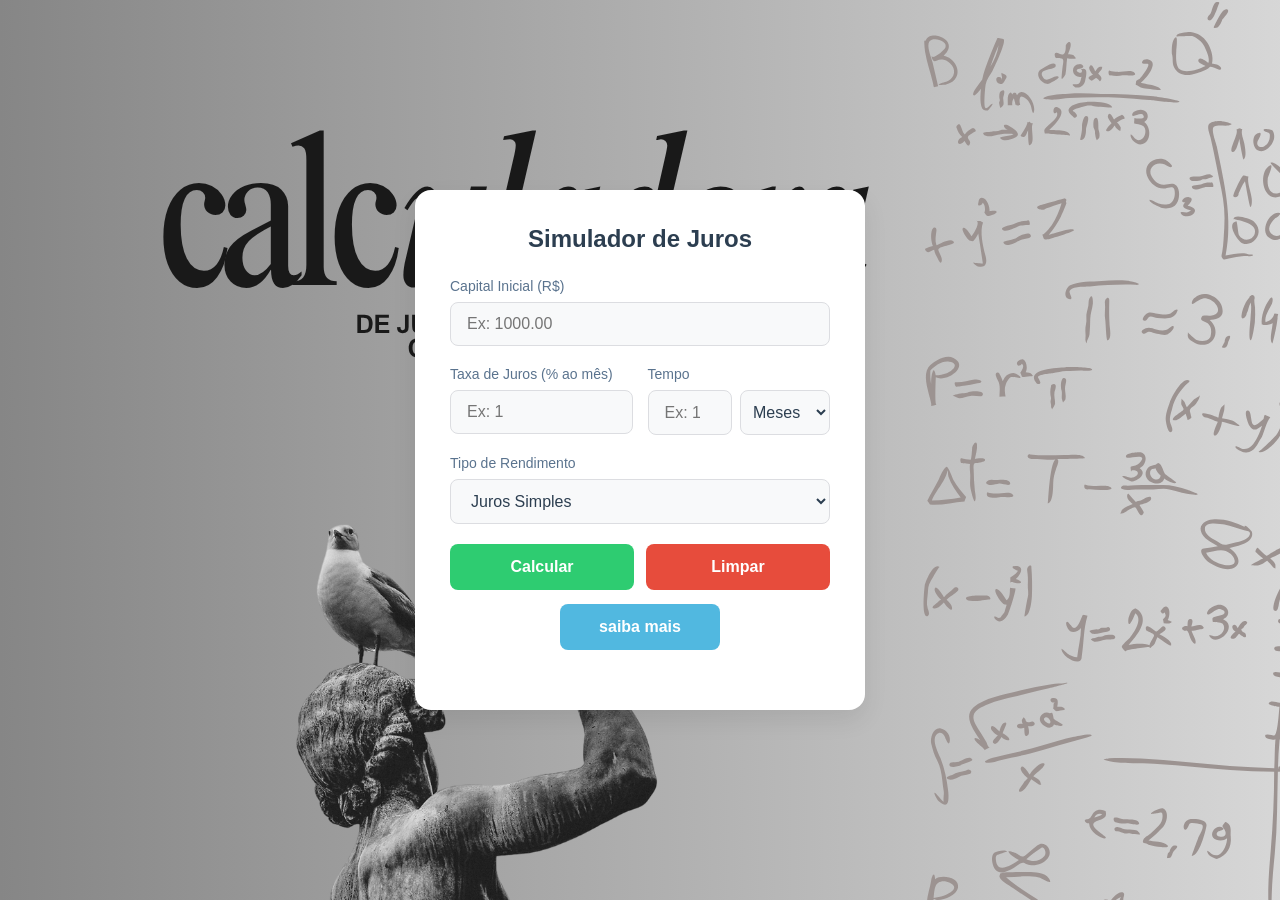
<file: index.html>
<!DOCTYPE html>
<html lang="pt-br">
<head>
    <meta charset="UTF-8">
    <meta name="viewport" content="width=device-width, initial-scale=1.0">
    <title>Calculadora de Juros</title>
    <link rel="stylesheet" href="style.css">
</head>
<body>

    <div class="calculator-container">
        <h2>Simulador de Juros</h2>
        
        <form id="jurosForm">
            <div class="input-group">
                <label for="capital">Capital Inicial (R$)</label>
                <input type="number" id="capital" placeholder="Ex: 1000.00" step="0.01">
            </div>

            <div id="container-aporte" class="input-group animated-field" style="display: none;">
                <label for="aporte">Aporte Mensal (R$)</label>
                <input type="number" id="aporte" placeholder="Ex: 100.00" step="0.01" value="0">
            </div>

            <div class="form-row">
                <div class="input-group">
                    <label for="juros">Taxa de Juros (% ao mês)</label>
                    <input type="number" id="juros" placeholder="Ex: 1" step="0.01">
                </div>

                <!-- CAMPO ATUALIZADO: Tempo + Escolha de Período -->
                <div class="input-group">
                    <label for="tempo">Tempo</label>
                    <div class="periodo-row">
                        <input type="number" id="tempo" placeholder="Ex: 12" step="1">
                        <select id="periodoTempo">
                            <option value="meses">Meses</option>
                            <option value="anos">Anos</option>
                        </select>
                    </div>
                </div>
            </div>

            <div class="input-group">
                <label for="tipo">Tipo de Rendimento</label>
                <select id="tipo">
                    <option value="simples">Juros Simples</option>
                    <option value="composto">Juros Compostos</option>
                </select>
            </div>

            <div class="button-group top-buttons">
                <button type="button" class="btn-calc" onclick="calcular()">Calcular</button>
                <button id="btn-limpar" type="button" class="btn-clear">Limpar</button>
            </div>

            <div class="button-group saiba-group">
                <a href="calc.html" class="btn-saiba-link">
                    <button id="btn-toggle-aporte" type="button" class="btn-saiba">saiba mais</button>
                </a>
            </div>
        </form>

        <div id="resultado" class="result-box"></div>
    </div>

    <script src="script.js"></script>
</body>
</html>
</file>
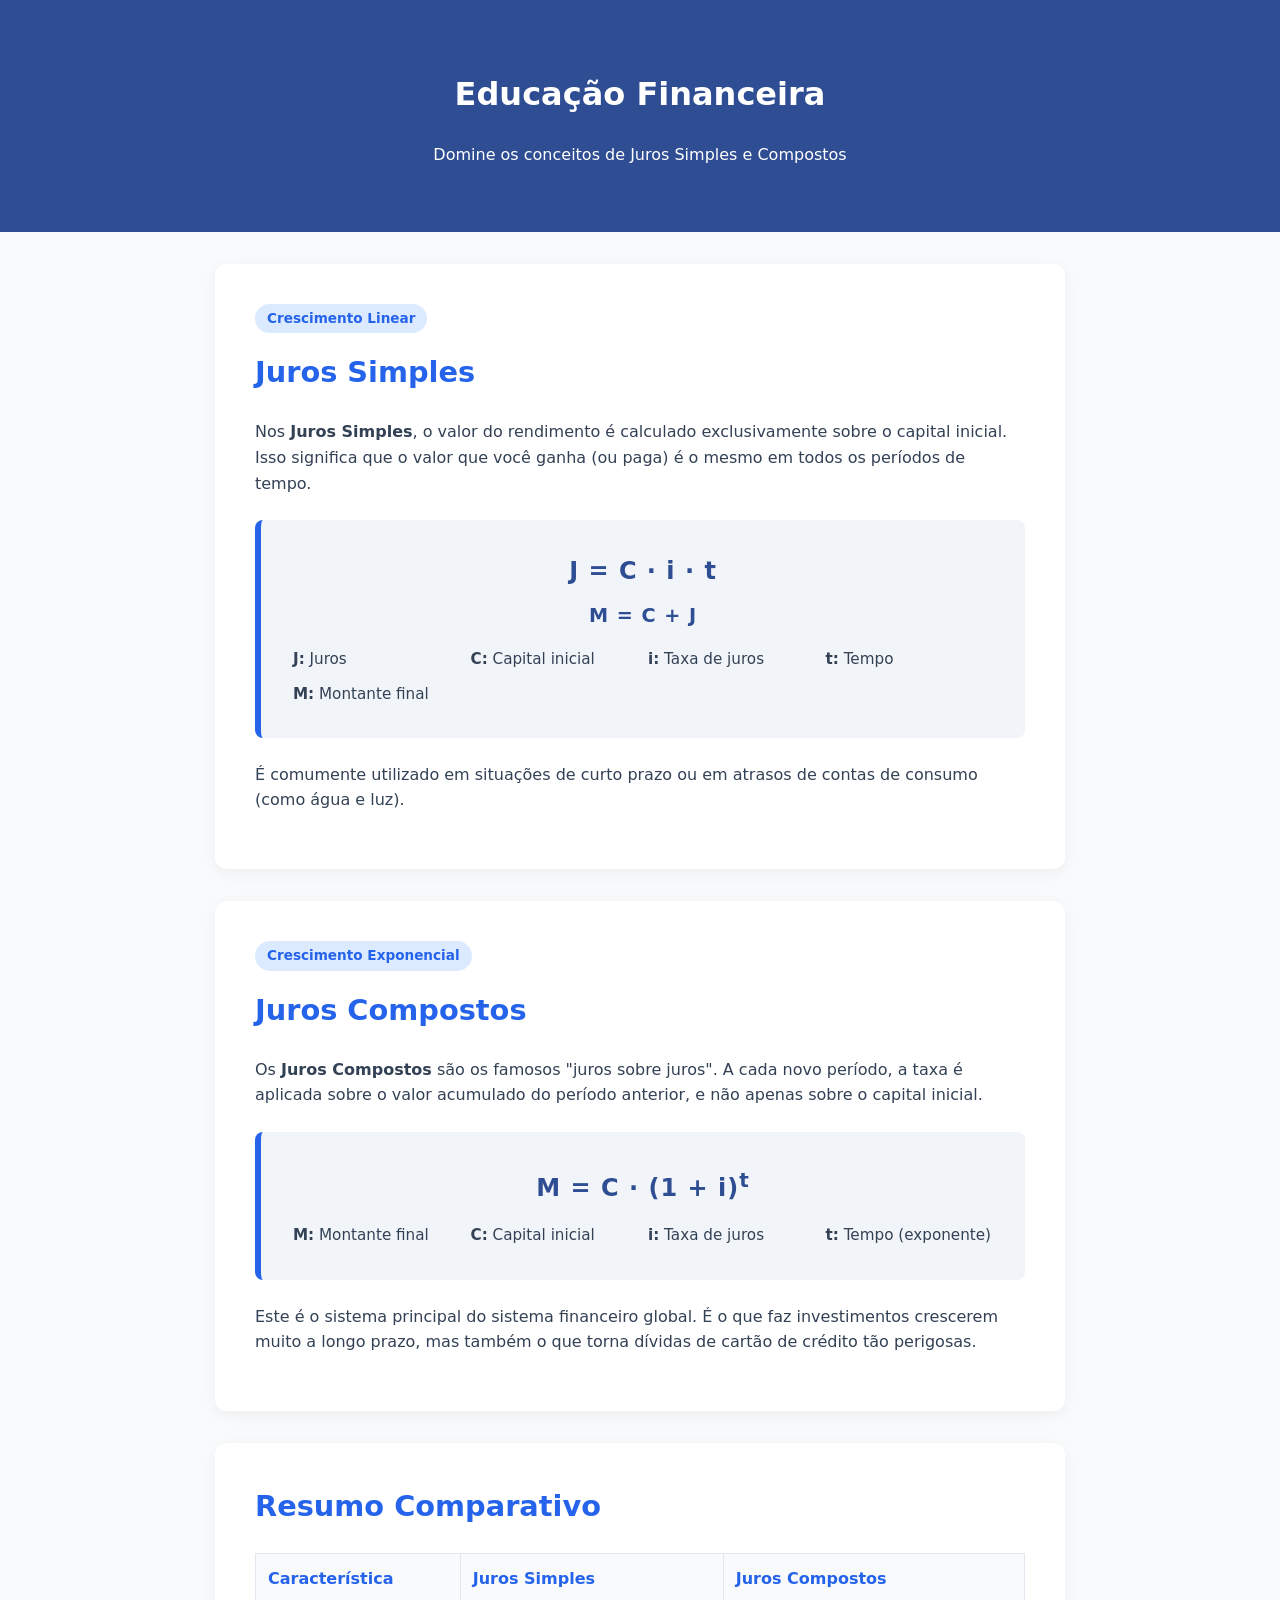
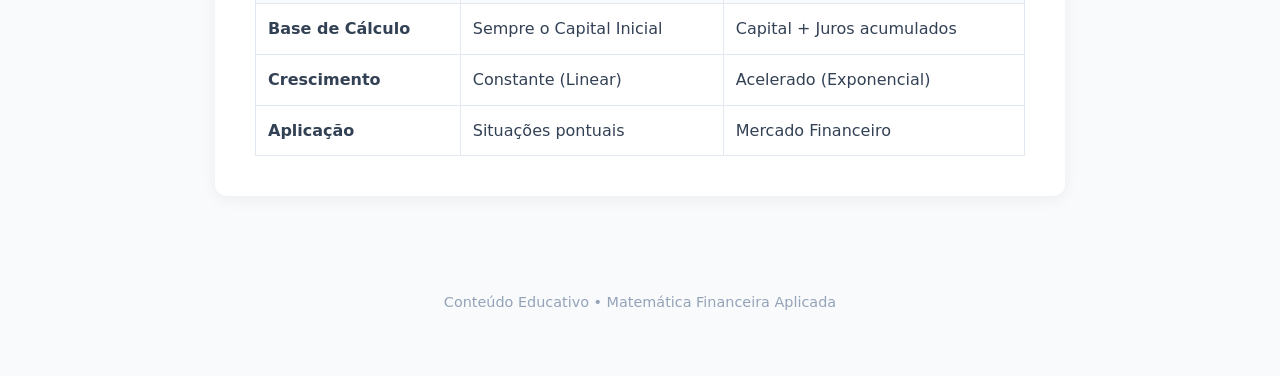
<file: calc.html>
<!DOCTYPE html>
<html lang="pt-br">
<head>
    <meta charset="UTF-8">
    <meta name="viewport" content="width=device-width, initial-scale=1.0">
    <title>Aprendendo Juros: Simples e Compostos</title>
    <style>
        :root {
            --primary: #2563eb;
            --secondary: #2f4d92;
            --accent: #3b82f6;
            --bg: #f8fafc;
            --text: #334155;
        }

        body {
            font-family: 'Segoe UI', system-ui, -apple-system, sans-serif;
            line-height: 1.6;
            margin: 0;
            background-color: var(--bg);
            color: var(--text);
        }

        header {
            background: var(--secondary);
            color: white;
            padding: 3rem 1rem;
            text-align: center;
        }

        .container {
            max-width: 850px;
            margin: 2rem auto;
            padding: 0 1.5rem;
        }

        .card {
            background: white;
            padding: 2.5rem;
            margin-bottom: 2rem;
            border-radius: 12px;
            box-shadow: 0 4px 15px rgba(0,0,0,0.05);
        }

        h2 {
            color: var(--primary);
            font-size: 1.8rem;
            margin-top: 0;
            display: flex;
            align-items: center;
            gap: 10px;
        }

        .formula-container {
            background: #f1f5f9;
            border-radius: 8px;
            padding: 2rem;
            margin: 1.5rem 0;
            text-align: center;
            border-left: 6px solid var(--primary);
        }

        .formula {
            font-size: 1.5rem;
            font-weight: bold;
            color: var(--secondary);
            letter-spacing: 1px;
        }

        .legend {
            margin-top: 1rem;
            font-size: 0.95rem;
            display: grid;
            grid-template-columns: repeat(auto-fit, minmax(150px, 1fr));
            gap: 10px;
            text-align: left;
        }

        .comparison-table {
            width: 100%;
            border-collapse: collapse;
            margin-top: 1rem;
        }

        .comparison-table th, .comparison-table td {
            padding: 12px;
            border: 1px solid #e2e8f0;
            text-align: left;
        }

        .comparison-table th {
            background-color: #f8fafc;
            color: var(--primary);
        }

        .badge {
            display: inline-block;
            padding: 4px 12px;
            border-radius: 20px;
            font-size: 0.85rem;
            font-weight: bold;
            background: #dbeafe;
            color: var(--primary);
            margin-bottom: 1rem;
        }

        footer {
            text-align: center;
            padding: 3rem;
            color: #94a3b8;
            font-size: 0.9rem;
        }
    </style>
</head>
<body>

    <header>
        <h1>Educação Financeira</h1>
        <p>Domine os conceitos de Juros Simples e Compostos</p>
    </header>

    <div class="container">
        
        <section class="card">
            <span class="badge">Crescimento Linear</span>
            <h2>Juros Simples</h2>
            <p>Nos <strong>Juros Simples</strong>, o valor do rendimento é calculado exclusivamente sobre o capital inicial. Isso significa que o valor que você ganha (ou paga) é o mesmo em todos os períodos de tempo.</p>
            
            <div class="formula-container">
                <div class="formula">J = C · i · t</div>
                <div class="formula" style="margin-top: 10px; font-size: 1.2rem;">M = C + J</div>
                
                <div class="legend">
                    <div><strong>J:</strong> Juros</div>
                    <div><strong>C:</strong> Capital inicial</div>
                    <div><strong>i:</strong> Taxa de juros</div>
                    <div><strong>t:</strong> Tempo</div>
                    <div><strong>M:</strong> Montante final</div>
                </div>
            </div>
            
            <p>É comumente utilizado em situações de curto prazo ou em atrasos de contas de consumo (como água e luz).</p>
        </section>

        <section class="card">
            <span class="badge">Crescimento Exponencial</span>
            <h2>Juros Compostos</h2>
            <p>Os <strong>Juros Compostos</strong> são os famosos "juros sobre juros". A cada novo período, a taxa é aplicada sobre o valor acumulado do período anterior, e não apenas sobre o capital inicial.</p>
            
            <div class="formula-container">
                <div class="formula">M = C · (1 + i)<sup>t</sup></div>
                
                <div class="legend">
                    <div><strong>M:</strong> Montante final</div>
                    <div><strong>C:</strong> Capital inicial</div>
                    <div><strong>i:</strong> Taxa de juros</div>
                    <div><strong>t:</strong> Tempo (exponente)</div>
                </div>
            </div>
            
            <p>Este é o sistema principal do sistema financeiro global. É o que faz investimentos crescerem muito a longo prazo, mas também o que torna dívidas de cartão de crédito tão perigosas.</p>
        </section>

        <section class="card">
            <h2>Resumo Comparativo</h2>
            <table class="comparison-table">
                <thead>
                    <tr>
                        <th>Característica</th>
                        <th>Juros Simples</th>
                        <th>Juros Compostos</th>
                    </tr>
                </thead>
                <tbody>
                    <tr>
                        <td><strong>Base de Cálculo</strong></td>
                        <td>Sempre o Capital Inicial</td>
                        <td>Capital + Juros acumulados</td>
                    </tr>
                    <tr>
                        <td><strong>Crescimento</strong></td>
                        <td>Constante (Linear)</td>
                        <td>Acelerado (Exponencial)</td>
                    </tr>
                    <tr>
                        <td><strong>Aplicação</strong></td>
                        <td>Situações pontuais</td>
                        <td>Mercado Financeiro</td>
                    </tr>
                </tbody>
            </table>
        </section>

    </div>

    <footer>
        <p>Conteúdo Educativo &bull; Matemática Financeira Aplicada</p>
    </footer>

</body>
</html>
</file>
<file: style.css>
/* Configurações Globais / Reset */
* {
    margin: 0;
    padding: 0;
    box-sizing: border-box;
    font-family: 'Segoe UI', Tahoma, Geneva, Verdana, sans-serif;
}

body {
    background-image: url(/imgs/bg_calculadora.png);
    min-height: 100vh;
    display: flex;
    justify-content: center;
    align-items: center;
    padding: 20px;
}

/* Container Principal da Calculadora */
.calculator-container {
    background-color: #ffffff;
    padding: 35px;
    border-radius: 16px;
    box-shadow: 0 10px 25px rgba(0, 0, 0, 0.08);
    width: 100%;
    max-width: 450px;
}

h2 {
    color: #2c3e50;
    margin-bottom: 25px;
    text-align: center;
    font-size: 24px;
    font-weight: 600;
}

/* Organização dos Inputs */
.input-group {
    margin-bottom: 20px;
    display: flex;
    flex-direction: column;
}

.form-row {
    display: flex;
    gap: 15px;
}

.form-row .input-group {
    flex: 1;
}

label {
    color: #5a738e;
    font-size: 14px;
    margin-bottom: 8px;
    font-weight: 500;
}

input, select {
    width: 100%;
    padding: 12px 16px;
    border: 1px solid #dcdde1;
    border-radius: 8px;
    background-color: #f8f9fa;
    color: #2c3e50;
    font-size: 16px;
    transition: all 0.3s ease;
    outline: none;
}

input:focus, select:focus {
    border-color: #3498db;
    background-color: #ffffff;
    box-shadow: 0 0 0 3px rgba(52, 152, 219, 0.15);
}

/* Efeito de transição suave quando o aporte mensal aparece */
.animated-field {
    animation: fadeIn 0.4s ease forwards;
}

@keyframes fadeIn {
    from { opacity: 0; transform: translateY(-10px); }
    to { opacity: 1; transform: translateY(0); }
}

/* Grupo de Botões */
.button-group {
    display: flex;
    gap: 12px;
    margin-top: 10px;
    justify-content: center;
    flex-wrap: wrap;
}

.top-buttons {
    margin-top: 10px;
}

.saiba-group {
    margin-top: 14px;
    width: 100%;
    display: flex;
    justify-content: center;
    align-items: center;
}

.btn-calc,
.btn-clear {
    flex: 1;
    padding: 14px;
    border: none;
    border-radius: 8px;
    font-size: 16px;
    font-weight: 600;
    cursor: pointer;
    transition: all 0.2s ease;
}

button {
    padding: 14px;
    border: none;
    border-radius: 8px;
    font-size: 16px;
    font-weight: 600;
    cursor: pointer;
    transition: all 0.2s ease;
}

.btn-calc {
    background-color: #2ecc71;
    color: white;
}

.btn-calc:hover {
    background-color: #27ae60;
    transform: translateY(-1px);
}

.btn-clear {
    background-color: #e74c3c;
    color: white;
}

.btn-clear:hover {
    background-color: #c0392b;
    transform: translateY(-1px);
}

.btn-saiba-link {
    display: flex;
    justify-content: center;
    width: 100%;
    text-decoration: none;
}

.btn-saiba {
    flex: 0 0 auto;
    width: 160px;
    min-width: 140px;
    margin: 0 auto;
    background-color: #34acdbda;
    color: white;
}

.btn-saiba:hover {
    background-color: #297fb9c2;
    transform: translateY(-1px);
}

button:active {
    transform: translateY(1px);
}

/* Caixa de Resultados */
.result-box {
    margin-top: 25px;
    border-radius: 8px;
    transition: all 0.3s ease;
}

/* Estilização interna do HTML gerado pelo JS */
.result-card {
    background-color: #f0fdf4;
    border-left: 5px solid #2ecc71;
    padding: 20px;
    border-radius: 4px 8px 8px 4px;
}

.result-card p {
    color: #2c3e50;
    margin-bottom: 10px;
    font-size: 15px;
}

.result-card p:last-child {
    margin-bottom: 0;
}

.result-card strong {
    color: #1e293b;
}

.result-card .highlight {
    font-size: 18px;
    color: #27ae60;
}

.error-card {
    background-color: #fef2f2;
    border-left: 5px solid #e74c3c;
    color: #991b1b;
    padding: 15px;
    border-radius: 4px 8px 8px 4px;
    font-weight: 500;
}

/* Alinhamento do campo de tempo com o seletor de período */
.periodo-row {
    display: flex;
    gap: 8px;
}

.periodo-row input {
    flex: 2;
}

.periodo-row select {
    flex: 1;
    min-width: 90px;
    padding: 12px 8px;
}
</file>
